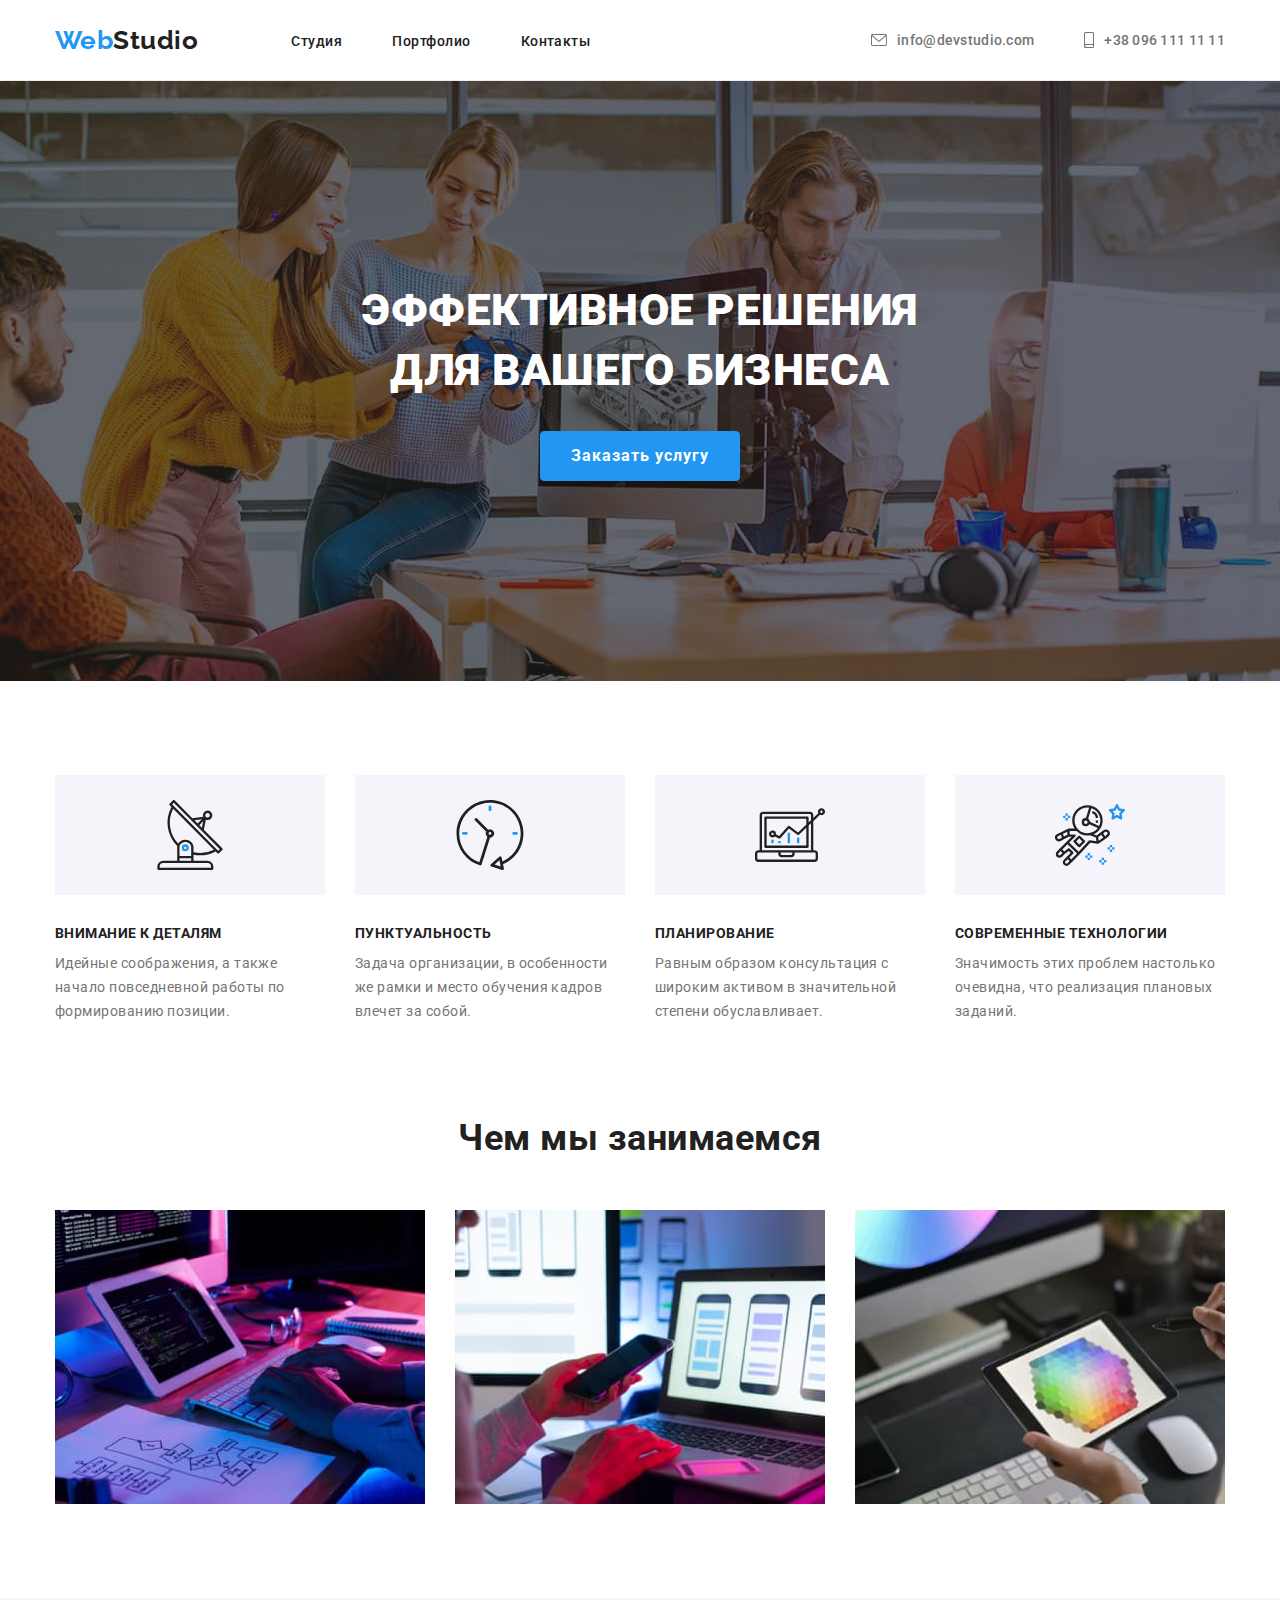
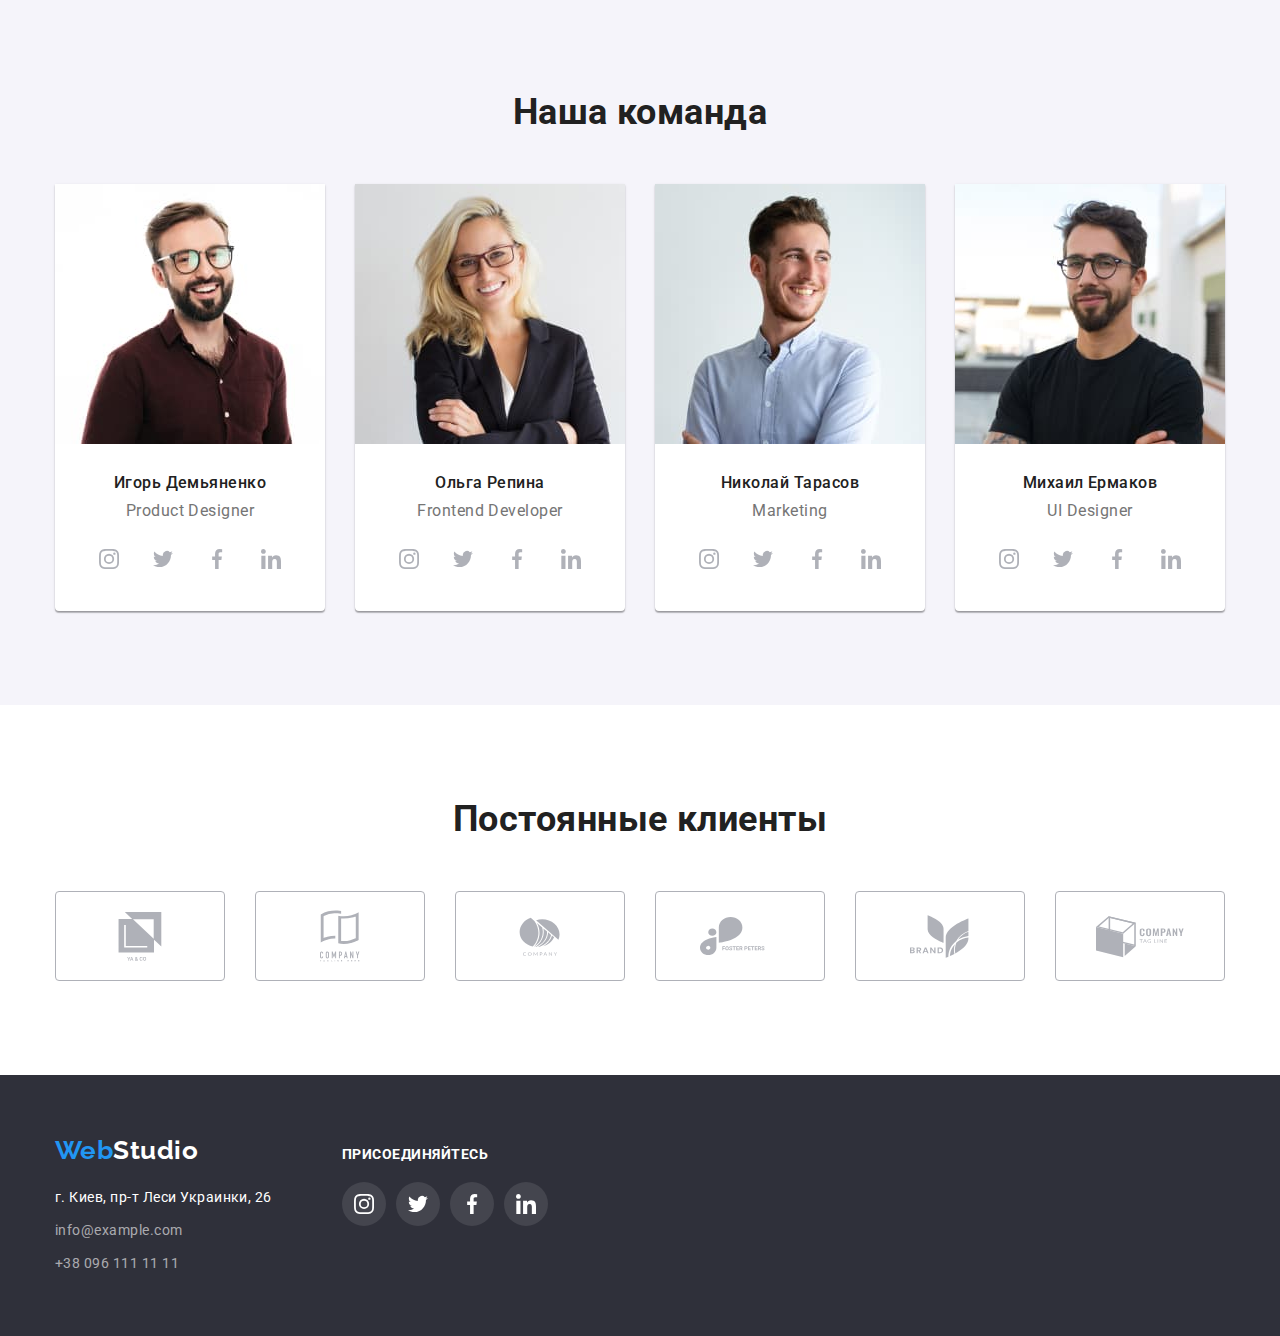
<file: index.html>
<!DOCTYPE html>
<html lang="ru">
<head>
    <meta charset="UTF-8">
    <meta http-equiv="X-UA-Compatible" content="IE=edge">
    <meta name="viewport" content="width=device-width, initial-scale=1.0">
    <title>WebStudio</title>
    <link rel="preconnect" href="https://cdnjs.cloudflare.com/ajax/libs/modern-normalize/1.0.0/modern-normalize.min.css">
    <link rel="preconnect" href="https://fonts.gstatic.com">
    <link href="https://fonts.googleapis.com/css2?family=Raleway:wght@700&family=Roboto:wght@400;500;700;900&display=swap"
        rel="stylesheet">
    <link rel="stylesheet" href="./css/style.css" />
</head>
<body>
    <!-- Шапка -->
    <header class="header">
        <div class="container">
        <nav class="nav-list">
                <a class="logo" href="./index.html" ><span class="first-logo">Web</span>Studio</a>
            <ul class="nav">
                <li class="nav-list-item"><a class="link" href="index.html">Студия</a></li>
                <li class="nav-list-item"><a class="link" href="portfolio.html">Портфолио</a></li>
                <li class="nav-list-item"><a class="link" href="">Контакты</a></li>
            </ul>
        

            <ul class="contacts">
              <li class="contacts-item">
                
                <a href="mailto:info@devstudio.com"><svg class="icon-mail" width="16px" height="12px">
                    <use href="./images/icons.svg#icon-envelope" ></use>
                </svg>info@devstudio.com</a></li>
              <li class="contacts-item"><a href="tel:+380961111111"><svg class="icon-mail" width="10px" height="16px">
                <use href="./images/icons.svg#icon-smartphone"></use>
            </svg>+38 096 111 11 11</a></li>
            </ul>

            </nav>
        </div>
    </header>

    <main>
        <!-- Банер -->
   
         <section class="banner">
            <div class="container">
            <h1 class="title-baner">Эффективное решения <br> для вашего бизнеса</h1>
            <button class="btn" type="button">Заказать услугу</button> 
            </div> 
        </section>
 
        <!-- Особенности -->

        <section class="specifics">
            <div class="container">
             <h2 class="hidden">Особенности</h2>
                <ul class="specifics-list">
                    <li class="specifics-list-item antena">
                        <h3>Внимание к деталям</h3>
                        <p class="text">Идейные соображения, а также начало повседневной работы по формированию позиции.</p>
                    </li>

                    <li class="specifics-list-item clock">
                        <h3>Пунктуальность</h3>
                        <p class="text">Задача организации, в особенности же рамки и место обучения кадров влечет за собой.</p>
                    </li>

                    <li class="specifics-list-item diagram">
                        <h3>Планирование</h3>
                        <p class="text">Равным образом консультация с широким активом в значительной степени обуславливает.</p>
                    </li>

                    <li class="specifics-list-item astronaut">
                        <h3>Современные технологии</h3>
                        <p class="text">Значимость этих проблем настолько очевидна, что реализация плановых заданий.</p>
                    </li>
                </ul>
             </div>
        </section>

        <!-- Чем мы занимаемся -->

        <section class="what-we-do">
            <div class="container">
            <h2 class="title-section">Чем мы занимаемся</h2>
            <ul class="what-we-do-list">
                <li class="what-we-do-item"><img src="./images/box1.jpg" alt="план" width="370"></li>
                <li class="what-we-do-item"><img src="./images/box2.jpg" alt="анализ" width="370"></li>
                <li class="what-we-do-item"><img src="./images/box3.jpg" alt="реализация" width="370"></li>
            </ul>
            </div>
        </section>

        <!-- Наша Команда -->
        <section class="our-team">
            <div class="container">
            <h2 class="title-section">Наша команда</h2>
            <ul class="team-list">
                <li class="team-item">
                    <img src="./images/team1.jpg" alt="Product Designer" width="270">
                   <div class="team-text">
                    <h3>Игорь Демьяненко</h3>
                  
                  <p class="text">Product Designer</p>


              <ul class="social-icons">
                  <li class="social-item"><a class="inst" href="https://www.instagram.com/" aria-label="instagram">
                    <svg class="icon-social" width="20px" height="20px">
                    <use href="./images/icons.svg#icon-instagram"></use>
                </svg></a></li>
                  <li class="social-item"><a  class="twit" href="https://www.twitter.com/" aria-label="twitter"><svg class="icon-social" width="20px" height="20px">
                    <use href="./images/icons.svg#icon-twitter"></use>
                </svg></a></li>
                  <li class="social-item"><a  class="fb" href="https://www.facebook.com/" aria-label="facebook">
                <svg class="icon-social" width="20px" height="20px">
                    <use href="./images/icons.svg#icon-facebook"></use>
                </svg></a></li>
                  <li class="social-item"><a class="ldin" href="https://www.linkedin.com/" aria-label="linkedin">
                <svg class="icon-social" width="20px" height="20px">
                    <use href="./images/icons.svg#icon-linkedin"></use>
                </svg></a></li>
              </ul>    
                     </div>   

                                 </li>
                <li class="team-item">
                    <img src="./images/team2.jpg" alt="Frontend Developer" width="270">
                <div class="team-text">
                    <h3>Ольга Репина</h3>
                    <p class="text">Frontend Developer</p>
            <ul class="social-icons">
                <li class="social-item"><a class="inst" href="https://www.instagram.com/" aria-label="instagram">
                        <svg class="icon-social" width="20px" height="20px">
                            <use href="./images/icons.svg#icon-instagram"></use>
                        </svg></a></li>
                <li class="social-item"><a class="twit" href="https://www.twitter.com/" aria-label="twitter"><svg
                            class="icon-social" width="20px" height="20px">
                            <use href="./images/icons.svg#icon-twitter"></use>
                        </svg></a></li>
                <li class="social-item"><a class="fb" href="https://www.facebook.com/" aria-label="facebook">
                        <svg class="icon-social" width="20px" height="20px">
                            <use href="./images/icons.svg#icon-facebook"></use>
                        </svg></a></li>
                <li class="social-item"><a class="ldin" href="https://www.linkedin.com/" aria-label="linkedin">
                        <svg class="icon-social" width="20px" height="20px">
                            <use href="./images/icons.svg#icon-linkedin"></use>
                        </svg></a></li>
            </ul>
                </div>
                </li>

                <li class="team-item">
                    <img src="./images/team3.jpg" alt="Marketing" width="270">
                <div class="team-text">
                    <h3>Николай Тарасов</h3>
                    <p class="text">Marketing</p>
               
<ul class="social-icons">
    <li class="social-item"><a class="inst" href="https://www.instagram.com/" aria-label="instagram">
            <svg class="icon-social" width="20px" height="20px">
                <use href="./images/icons.svg#icon-instagram"></use>
            </svg></a></li>
    <li class="social-item"><a class="twit" href="https://www.twitter.com/" aria-label="twitter"><svg
                class="icon-social" width="20px" height="20px">
                <use href="./images/icons.svg#icon-twitter"></use>
            </svg></a></li>
    <li class="social-item"><a class="fb" href="https://www.facebook.com/" aria-label="facebook">
            <svg class="icon-social" width="20px" height="20px">
                <use href="./images/icons.svg#icon-facebook"></use>
            </svg></a></li>
    <li class="social-item"><a class="ldin" href="https://www.linkedin.com/" aria-label="linkedin">
            <svg class="icon-social" width="20px" height="20px">
                <use href="./images/icons.svg#icon-linkedin"></use>
            </svg></a></li>
</ul>

                </div>
                </li>

                <li class="team-item">
                    <img src="./images/team4.jpg" alt="UI Designer" width="270">
                <div class="team-text">
                    <h3>Михаил Ермаков</h3>
                    <p class="text">UI Designer</p>
              
            <ul class="social-icons">
                <li class="social-item"><a class="inst" href="https://www.instagram.com/" aria-label="instagram">
                        <svg class="icon-social" width="20px" height="20px">
                            <use href="./images/icons.svg#icon-instagram"></use>
                        </svg></a></li>
                <li class="social-item"><a class="twit" href="https://www.twitter.com/" aria-label="twitter"><svg
                            class="icon-social" width="20px" height="20px">
                            <use href="./images/icons.svg#icon-twitter"></use>
                        </svg></a></li>
                <li class="social-item"><a class="fb" href="https://www.facebook.com/" aria-label="facebook">
                        <svg class="icon-social" width="20px" height="20px">
                            <use href="./images/icons.svg#icon-facebook"></use>
                        </svg></a></li>
                <li class="social-item"><a class="ldin" href="https://www.linkedin.com/" aria-label="linkedin">
                        <svg class="icon-social" width="20px" height="20px">
                            <use href="./images/icons.svg#icon-linkedin"></use>
                        </svg></a></li>
            </ul>
                </div>
                </li>
            </ul>
            </div>
        </section>

<section class="clients">
<div class="container">
<h2 class="title-section">Постоянные клиенты</h2>
<ul class="clients-list">
    <li class="clients-item">
        <a href="" class="link-company"><svg class="icon-company" width="44" height="49">
                <use href="./images/icons.svg#icon-company1"></use>
               
            </svg></a>
    </li>
    <li class="clients-item">
        <a href="" class="link-company"><svg class="icon-company" width="40" height="52">
                <use href="./images/icons.svg#icon-company2"></use>
               
            </svg></a>
    </li>
    <li class="clients-item">
        <a href="" class="link-company"><svg class="icon-company" width="41" height="43">
                <use href="./images/icons.svg#icon-company3"></use>
                
            </svg></a>
    </li>
    <li class="clients-item">
        <a href="" class="link-company"><svg class="icon-company" width="80" height="42">
                <use href="./images/icons.svg#icon-company4"></use>
                
            </svg></a>
    </li>
    <li class="clients-item">
        <a href="" class="link-company"><svg class="icon-company" width="59" height="47">
                <use href="./images/icons.svg#icon-company5"></use>
                
            </svg></a>
    </li>
    <li class="clients-item">
        <a href="" class="link-company"><svg class="icon-company" width="88" height="45">
                <use href="./images/icons.svg#icon-company6"></use>
               
            </svg></a>
    </li>
</ul>


</div>


</section>

    </main>
    <footer class="footer">
        <div class="container social-footer">
            <div class="footer-adress">
        <a class="logo" href="/"><span class="first-logo">Web</span><span class="second-logo">Studio</span></a>
        <address class="adress">
            <ul class="adress-list">
           <li class="adress-item">г. Киев, пр-т Леси Украинки, 26</li>
           <li class="adress-item"><a href="mailto:info@example.com">info@example.com</a></li>
           <li class="adress-item"><a href="tel:+380991111111">+38 096 111 11 11</a></li>
           </ul>
        </address>
        </div>

        <div class="social-link-footer">
            <p>присоединяйтесь</p>
                <ul class="social-icons-footer">
                    <li class="social-item-footer"><a class="link-footer" href="https://www.instagram.com/" aria-label="instagram">
                            <svg class="icon-social-footer" width="20px" height="20px">
                                <use href="./images/icons.svg#icon-instagram"></use>
                            </svg></a></li>
                    <li class="social-item-footer"><a class="link-footer" href="https://www.twitter.com/" aria-label="twitter"><svg
                                class="icon-social-footer" width="20px" height="20px">
                                <use href="./images/icons.svg#icon-twitter"></use>
                            </svg></a></li>
                    <li class="social-item-footer"><a class="link-footer" href="https://www.facebook.com/" aria-label="facebook">
                            <svg class="icon-social-footer" width="20px" height="20px">
                                <use href="./images/icons.svg#icon-facebook"></use>
                            </svg></a></li>
                    <li class="social-item-footer"><a class="link-footer" href="https://www.linkedin.com/" aria-label="linkedin">
                            <svg class="icon-social-footer" width="20px" height="20px">
                                <use href="./images/icons.svg#icon-linkedin"></use>
                            </svg></a></li>
                </ul>
        </div>
</div>

    </footer>
</body>
</html>
</file>
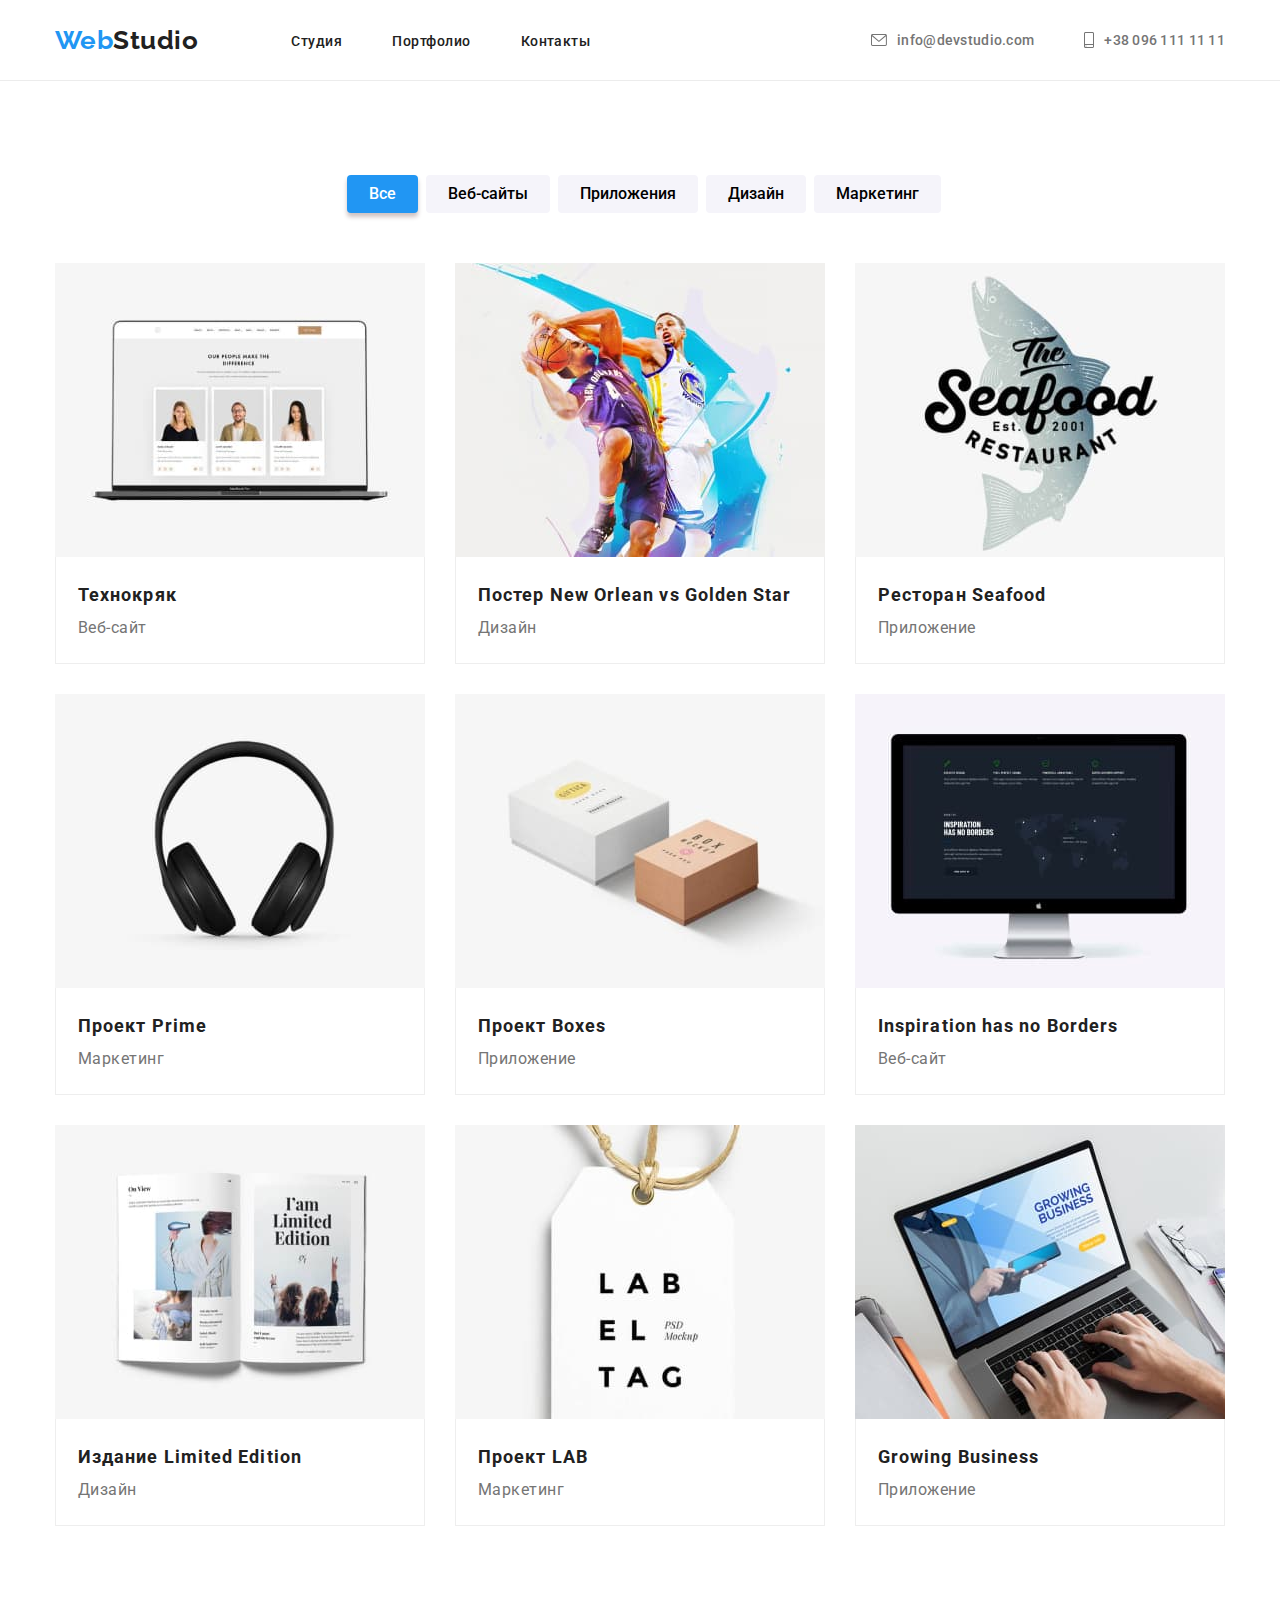
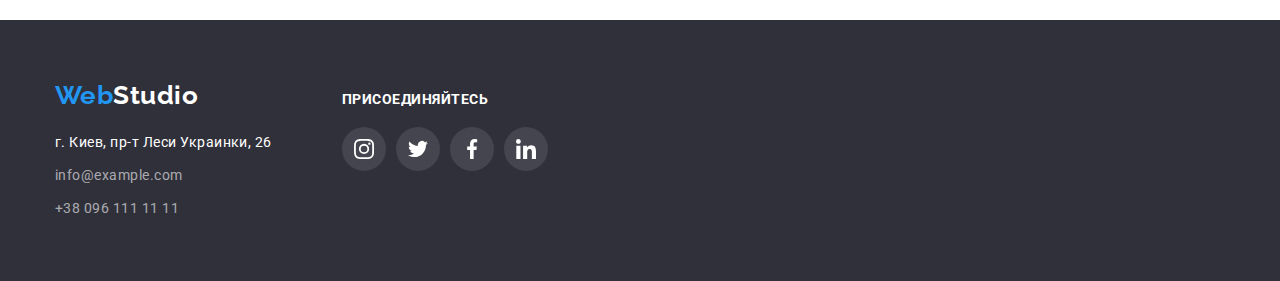
<file: portfolio.html>
<!DOCTYPE html>
<html lang="ru">

<head>
    <meta charset="UTF-8">
    <meta http-equiv="X-UA-Compatible" content="IE=edge">
    <meta name="viewport" content="width=device-width, initial-scale=1.0">
    <title>WebStudio</title>
    <link rel="preconnect" href="https://cdnjs.cloudflare.com/ajax/libs/modern-normalize/1.0.0/modern-normalize.min.css">
    <link rel="preconnect" href="https://fonts.gstatic.com">
    <link href="https://fonts.googleapis.com/css2?family=Raleway:wght@700&family=Roboto:wght@400;500;700;900&display=swap"
        rel="stylesheet">
        <link rel="stylesheet" href="./css/style.css" />
</head>

<body>
    <!-- Шапка -->
<header class="header">
    <div class="container">
        <nav class="nav-list">
            <a class="logo" href="./index.html"><span class="first-logo">Web</span>Studio</a>
            <ul class="nav">
                <li class="nav-list-item"><a class="link" href="index.html">Студия</a></li>
                <li class="nav-list-item"><a class="link" href="portfolio.html">Портфолио</a></li>
                <li class="nav-list-item"><a class="link" href="">Контакты</a></li>
            </ul>


            <ul class="contacts">
                <li class="contacts-item">

                    <a href="mailto:info@devstudio.com"><svg class="icon-mail" width="16px" height="12px">
                            <use href="./images/icons.svg#icon-envelope"></use>
                        </svg>info@devstudio.com</a>
                </li>
                <li class="contacts-item"><a href="tel:+380961111111"><svg class="icon-mail" width="10px" height="16px">
                            <use href="./images/icons.svg#icon-smartphone"></use>
                        </svg>+38 096 111 11 11</a></li>
            </ul>

        </nav>
    </div>
</header>

    <main>
     <!--  Портфолио -->
    <section class="portfolio">
        <div class="container">
        <h1 class="hidden">Наше Портфолио</h1>
     <ul class="our-works">
         <li class="our-works-item" ><button class="btn-works btn-active" type="button">Все</button> </li>
         <li class="our-works-item"><button class="btn-works" type="button">Веб-сайты</button></li>
         <li class="our-works-item"><button class="btn-works" type="button">Приложения</button></li>
         <li class="our-works-item"><button class="btn-works" type="button">Дизайн</button></li>
         <li class="our-works-item"><button class="btn-works" type="button">Маркетинг</button></li>
     </ul>


<ul class="finished-works">
    <li class="finished-works-item">
        <a href="">
            <div class="card-thumb">
            <img src="./images/tehnokryak.jpg" alt="Технокряк" width="370">
            </div>
            <div class="work-box">
            <h2>Технокряк</h2>
            <p>Веб-сайт</p>
            </div>
        </a>

    </li>

    <li class="finished-works-item">
        <a href="">
            <div class="card-thumb">
            <img src="./images/neworlean.jpg" alt="Постер New Orlean vs Golden Star" width="370">
        </div>
        <div class="work-box">
           <h2>Постер New Orlean vs Golden Star</h2>
            <p>Дизайн</p>
        </div>
        </a>
       
    </li>

    <li class="finished-works-item">
        <a href="">
            <div class="card-thumb">
            <img src="./images/seafood.jpg" alt="Ресторан Seafood" width="370">
            </div>
            <div class="work-box">
            <h2>Ресторан Seafood</h2>
            <p>Приложение</p>
        </div>
        </a>
       
    </li>
  
    <li class="finished-works-item">
        <a href="">
            <div class="card-thumb">
            <img src="./images/prime.jpg" alt="Проект Prime" width="370">
        </div>
            <div class="work-box">
            <h2>Проект Prime</h2>
            <p>Маркетинг</p>
            </div>
        </a>
       
    </li>

        <li class="finished-works-item">
            <a href="">
                <div class="card-thumb">
                <img src="./images/boxes.jpg" alt="Проект Boxes" width="370">
                </div>
                <div class="work-box">
                <h2>Проект Boxes</h2>
                <p>Приложение</p>
        </div>
            </a>
        
        </li>

        <li class="finished-works-item">
            <a href="">
                <div class="card-thumb">
                <img src="./images/inspiration.jpg" alt="Inspiration has no Borders" width="370">
                </div>
                <div class="work-box">
                <h2>Inspiration has no Borders</h2>
                <p>Веб-сайт</p>
        </div>
            </a>
            
        </li>

    <li class="finished-works-item">
        <a href="">
            <div class="card-thumb">
            <img src="./images/limitededition.jpg" alt="Издание Limited Edition" width="370">
            </div>
            <div class="work-box">
            <h2>Издание Limited Edition</h2>
            <p>Дизайн</p>
            </div>
        </a>
        
    </li>

    <li class="finished-works-item">
        <a href="">
            <div class="card-thumb">
            <img src="./images/lab.jpg" alt="Проект LAB" width="370">
            </div>
            <div class="work-box">
            <h2>Проект LAB</h2>
            <p>Маркетинг</p>
    </div>
        </a>
    
    </li>

    <li class="finished-works-item">
        <a href="">
            <div class="card-thumb">
            <img src="./images/growingbusiness.jpg" alt="Growing Business" width="370">
            </div>
            <div class="work-box">
            <h2>Growing Business</h2>
            <p>Приложение</p>
        </div>
        </a>
    
    </li>
</ul>
        </div>
</section>

    </main>
    <footer class="footer">
        <div class="container social-footer">
            <div class="footer-adress">
                <a class="logo" href="/"><span class="first-logo">Web</span><span class="second-logo">Studio</span></a>
                <address class="adress">
                    <ul class="adress-list">
                        <li class="adress-item">г. Киев, пр-т Леси Украинки, 26</li>
                        <li class="adress-item"><a href="mailto:info@example.com">info@example.com</a></li>
                        <li class="adress-item"><a href="tel:+380991111111">+38 096 111 11 11</a></li>
                    </ul>
                </address>
            </div>
    
            <div class="social-link-footer">
                <p>присоединяйтесь</p>
                <ul class="social-icons-footer">
                    <li class="social-item-footer"><a class="link-footer" href="https://www.instagram.com/"
                            aria-label="instagram">
                            <svg class="icon-social-footer" width="20px" height="20px">
                                <use href="./images/icons.svg#icon-instagram"></use>
                            </svg></a></li>
                    <li class="social-item-footer"><a class="link-footer" href="https://www.twitter.com/"
                            aria-label="twitter"><svg class="icon-social-footer" width="20px" height="20px">
                                <use href="./images/icons.svg#icon-twitter"></use>
                            </svg></a></li>
                    <li class="social-item-footer"><a class="link-footer" href="https://www.facebook.com/"
                            aria-label="facebook">
                            <svg class="icon-social-footer" width="20px" height="20px">
                                <use href="./images/icons.svg#icon-facebook"></use>
                            </svg></a></li>
                    <li class="social-item-footer"><a class="link-footer" href="https://www.linkedin.com/"
                            aria-label="linkedin">
                            <svg class="icon-social-footer" width="20px" height="20px">
                                <use href="./images/icons.svg#icon-linkedin"></use>
                            </svg></a></li>
                </ul>
            </div>
        </div>
    
    </footer>
    </body>
    
    </html>
</file>
<file: css/style.css>
:root {
  --main-text-color: #212121;
  --blue-color: #2196f3;
  --white-color: #ffffff;
  --white-color-shadow: rgba(255, 255, 255, 0.6);
  --bg-icon-footer: rgba(255, 255, 255, 0.1);
  --grey-color: #757575;
  --background-color: #2f303a;
  --background-button: #f5f4fa;
  --black-color: #000000;
  --social-icons: #afb1b8;
  --main-font: 'Roboto', sans-serif;
  --accent-font: 'Raleway', sans-serif;
}

*,
*::after,
*::before {
  box-sizing: border-box;
  margin: 0;
  padding: 0;
}

body {
  color: var(--main-text-color);
  font-family: var(--main-font);
  font-style: normal;
  font-weight: normal;
  letter-spacing: 0.03em;
}

a {
  color: inherit;
  text-decoration: none;
}

ul {
  list-style: none;
  margin: 0;
  padding: 0;
}

img {
  display: block;
  max-width: 100%;
  height: auto;
}

.text {
  margin: 0;
  padding-top: 10px;
}

.container {
  width: 1200px;
  padding-left: 15px;
  padding-right: 15px;
  margin-left: auto;
  margin-right: auto;
}

/* header */

.header {
  padding: 25px 0;
  border-bottom: 1px solid #ececec;
}

.header {
  display: flex;
  align-items: center;
}

.contacts {
  display: flex;
  align-items: center;
  margin-left: auto;
}

.contacts:not(:last-child) {
  margin-right: 50px;
}

.nav-list {
  display: flex;
  align-items: center;
}

.nav-list .logo {
  margin-right: 93px;
}

.nav-list a {
  text-decoration: none;
  color: var(--main-text-color);
}

.nav-list-item:not(:last-child) {
  margin-right: 50px;
}

.nav {
  display: flex;
}

.logo {
  font-size: 26px;
  font-family: var(--accent-font);
  font-weight: 700;
  color: var(--black-color);
  line-height: 1.173;
}

.first-logo {
  color: var(--blue-color);
}

.link {
  font-weight: 500;
  list-style: none;
  line-height: 1.142;
  font-size: 14px;
}

.link:hover,
.link:focus {
  color: var(--blue-color);
}

.contacts-item:not(:last-child) {
  margin-right: 50px;
}

.contacts a {
  font-weight: 500;
  list-style: none;
  line-height: 1.142;
  font-size: 14px;
  color: var(--grey-color);
  text-decoration: none;
  letter-spacing: 0.02em;
  padding: 0;
  display: flex;
  justify-content: flex-end;
  align-items: center;
}
.contacts a:hover,
.contacts a:focus {
  color: var(--blue-color);
}

.icon-mail {
  margin-right: 10px;
  fill: currentColor;
}

.icon-mail:hover,
.icon-mail:focus {
  fill: currentColor;
}

/* main */

.banner {
  background-repeat: no-repeat;
  background-image: linear-gradient(
      to right,
      rgba(48, 58, 47, 0.4),
      rgba(47, 48, 58, 0.4)
    ),
    url('../images/hero-bg.jpg');

  background-size: 1600px;
  background-color: var(--background-color);
  padding: 200px 0;
  text-align: center;
  background-position: center;
}

.title-baner {
  color: var(--white-color);
  font-weight: 900;
  font-size: 44px;
  line-height: 1.363;
  text-transform: uppercase;
  text-align: center;
  margin: 0 auto;
  margin-bottom: 30px;
}

.btn {
  font-family: inherit;
  font-weight: 700;
  font-size: 16px;
  line-height: 1.875;
  letter-spacing: 0.06em;
  border: 1px solid var(--blue-color);
  border-radius: 4px;
  color: var(--white-color);
  cursor: pointer;
  background-color: var(--blue-color);
  margin: 0 auto;
  width: 200px;
  height: 50px;
  left: 700px;
  top: 430px;
  box-shadow: 0px 4px 4px rgba(0, 0, 0, 0.15);
}

/* Особенности */

.hidden {
  position: absolute;
  clip: rect(0 0 0 0);
  width: 1px;
  height: 1px;
  margin: -1px;
}

.specifics {
  padding-top: 94px;
}

.specifics .container .specifics-list {
  display: flex;
  justify-content: center;
}

.specifics .container .specifics-list .specifics-list-item {
  max-width: 270px;
  margin-right: 30px;
}

.specifics .container .specifics-list .specifics-list-item:last-child {
  margin-right: 0;
}

.specifics-list h3 {
  font-weight: 700;
  font-size: 14px;
  line-height: 1.172;
  text-transform: uppercase;
}

.specifics-list p {
  font-size: 14px;
  color: var(--grey-color);
  line-height: 1.714;
}

.specifics-list-item::before {
  display: block;
  content: '';
  height: 120px;
  margin-bottom: 30px;
  background-color: var(--background-button);
  background-position: center;
  background-repeat: no-repeat;
  background-size: auto;
}

.antena::before {
  background-image: url('../images/antenna.svg');
}

.clock::before {
  background-image: url('../images/clock.svg');
}

.diagram::before {
  background-image: url('../images/diagram.svg');
}

.astronaut::before {
  background-image: url('../images/astronaut.svg');
}

/* Особенности */

/* Чем мы занимаемся */
.what-we-do {
  padding-top: 94px;
  padding-bottom: 94px;
}

.what-we-do .what-we-do-list {
  display: flex;
}

.title-section {
  font-weight: 700;
  font-size: 36px;
  line-height: 1.166;
  text-align: center;
}

.what-we-do .what-we-do-item {
  margin-right: 30px;
  justify-content: center;
}
.what-we-do .what-we-do-item:last-child {
  margin-right: 0;
}

/* Чем мы занимаемся */

/* Наша команда */
.our-team {
  background-color: var(--background-button);
  background-size: 100%;
  padding-top: 94px;
  padding-bottom: 94px;
}

.team-text {
  margin-top: 30px;
  margin-bottom: 30px;
}

.team-list {
  display: flex;
}

.our-team .team-item {
  margin-right: 30px;
  justify-content: center;
}
.our-team .team-item:first-child {
  margin-left: 0;
}
.our-team .team-item:last-child {
  margin-right: 0;
}

.team-item {
  background-color: var(--white-color);
  box-shadow: 0px 1px 3px rgba(0, 0, 0, 0.12), 0px 1px 1px rgba(0, 0, 0, 0.14),
    0px 2px 1px rgba(0, 0, 0, 0.2);
  border-radius: 0px 0px 4px 4px;
}

.title-section {
  text-align: center;
  margin-bottom: 50px;
}

.team-list h3 {
  font-weight: 500;
  font-size: 16px;
  line-height: 1.171;
  text-align: center;
}

.team-list p {
  font-size: 16px;
  line-height: 1.171;
  color: var(--grey-color);
  text-align: center;
}

.social-icons {
  display: flex;
  padding-right: 32px;
  padding-left: 32px;
  margin: 0 auto;
  justify-content: center;
  margin-top: 16px;
}

.social-item:not(:last-child) {
  /* width: calc((100% - 3 * 10px) / 4); */
  margin-right: 10px;
}

.social-icons a {
  fill: var(--social-icons);
  border-radius: 50%;
  width: 44px;
  height: 44px;
  display: flex;
  justify-content: center;
  align-items: center;
}

.social-icons a:hover {
  fill: var(--white-color);
  background-color: var(--blue-color);
  border-radius: 50%;
  width: 44px;
  height: 44px;
  display: flex;
  justify-content: center;
  align-items: center;
}

.social-icons a:focus {
  fill: var(--white-color);
  background-color: var(--blue-color);
  border-radius: 50%;
  width: 44px;
  height: 44px;
  display: flex;
  justify-content: center;
  align-items: center;
}

/* Наша команда */

/* Клиенты */
.clients {
  display: flex;
  padding-top: 94px;
  padding-bottom: 94px;
}

.clients-list {
  display: flex;
}
.clients .clients-item {
  width: calc((100% - 5 * 30px) / 6);
}
.clients .clients-item:not(:last-child) {
  margin-right: 30px;
}

.link-company {
  display: flex;
  justify-content: center;
  align-items: center;
  height: 90px;
  border: 1px solid var(--social-icons);
  border-radius: 4px;
  color: var(--social-icons);
}

.link-company:hover {
  border-color: solid var(--blue-color);
  color: var(--blue-color);
}

.link-company:focus {
  border-color: solid var(--blue-color);
  color: var(--blue-color);
}

.clients-item:hover {
  border-color: solid var(--blue-color);
  color: var(--blue-color);
}

.clients-item :focus {
  border-color: solid var(--blue-color);
  color: var(--blue-color);
}

.icon-company {
  fill: currentColor;
}

.clients .title-section {
  margin-bottom: 50px;
}
/* Клиенты */

/* footer */
.footer {
  padding-top: 60px;
  padding-bottom: 60px;
}

.footer {
  background-color: var(--background-color);
}

.footer .logo {
  margin-bottom: 20px;
}

.footer .adress-item {
  margin-bottom: 9px;
}

.footer .adress-item:last-child {
  margin-bottom: 0;
}

.footer a {
  text-decoration: none;
}

.second-logo {
  color: var(--white-color);
}

.adress {
  font-style: normal;
  margin-top: 20px;
}
.adress li {
  font-size: 14px;
  line-height: 1.714;
  color: var(--white-color);
}

.adress a {
  font-weight: normal;
  list-style: none;
  line-height: 1.714;
  font-size: 14px;
  color: var(--white-color-shadow);
  text-decoration: none;
}

.adress a:hover,
.address a:focus {
  color: var(--blue-color);
}

/* присоединяйтесь */
.social-footer {
  display: flex;
  align-items: baseline;
}

.social-link-footer {
  margin-left: 70px;
}

.social-link-footer p {
  font-weight: bold;
  font-size: 14px;
  line-height: inherit;
  letter-spacing: inherit;
  text-transform: uppercase;
  color: var(--white-color);
}

.social-icons-footer {
  width: 206px;
  display: flex;
  align-items: center;
}
.icon-social-footer {
  width: 20px;
  height: 20px;
  fill: var(--white-color);
}
.link-footer {
  display: flex;
  background-color: var(--bg-icon-footer);
  width: 44px;
  height: 44px;
  border-radius: 50%;
  justify-content: center;
  align-items: center;
  margin-top: 20px;
}
.social-item-footer:not(:last-child) {
  margin-right: 10px;
}
.link-footer:hover,
.link-footer:focus {
  fill: var(--white-color);
  background: var(--blue-color);
  border-radius: 50%;
}
/* footer */

/* portfolio */

.portfolio {
  padding-top: 94px;
  padding-bottom: 94px;
}

.our-works {
  display: flex;
  justify-content: center;
  margin-bottom: 50px;
}

.portfolio .finished-works {
  display: flex;
  flex-wrap: wrap;
}

.our-works li {
  font-weight: 500;
  font-size: 16px;
  line-height: 1.625;
}

.btn-works {
  font-family: inherit;
  font-weight: 500;
  font-size: 16px;
  line-height: 1.625;
  border: none;
  border-radius: 4px;
  cursor: pointer;
  background-color: var(--background-button);
  margin-left: 8px;
  padding: 6px 22px;
}

.btn-works:hover,
.btn-works:focus {
  box-shadow: 0px 4px 4px rgba(0, 0, 0, 0.25);
  color: var(--white-color);
  background-color: var(--blue-color);
}

.btn-active {
  color: var(--white-color);
  background-color: var(--blue-color);
  box-shadow: 0px 4px 4px rgba(61, 16, 16, 0.25);
}

.finished-works a {
  text-decoration: none;
  color: var(--main-text-color);
}

.finished-works h2 {
  font-size: 18px;
  font-weight: 700;
  line-height: 2;
  letter-spacing: 0.06em;
}

.finished-works p {
  font-size: 16px;
  line-height: 1.875;
  color: var(--grey-color);
}

.work-box {
  padding: 20px 22px;
  border: 1px solid #eeeeee;
  border-top: none;
}

.finished-works {
  padding: 0;
  margin: 0;
  display: flex;
  flex-wrap: wrap;
  justify-content: space-between;
  margin-left: -30px;
  margin-top: -30px;
}

.finished-works-item {
  flex-basis: calc(100% / 3 -30px);
  margin-left: 30px;
  margin-top: 30px;
}

.finished-works-item:hover {
  background: var(--white-color);
  box-sizing: border-box;
  box-shadow: 0px 1px 1px rgba(0, 0, 0, 0.12), 0px 4px 4px rgba(0, 0, 0, 0.06),
    1px 4px 6px rgba(0, 0, 0, 0.16);
}
</file>
